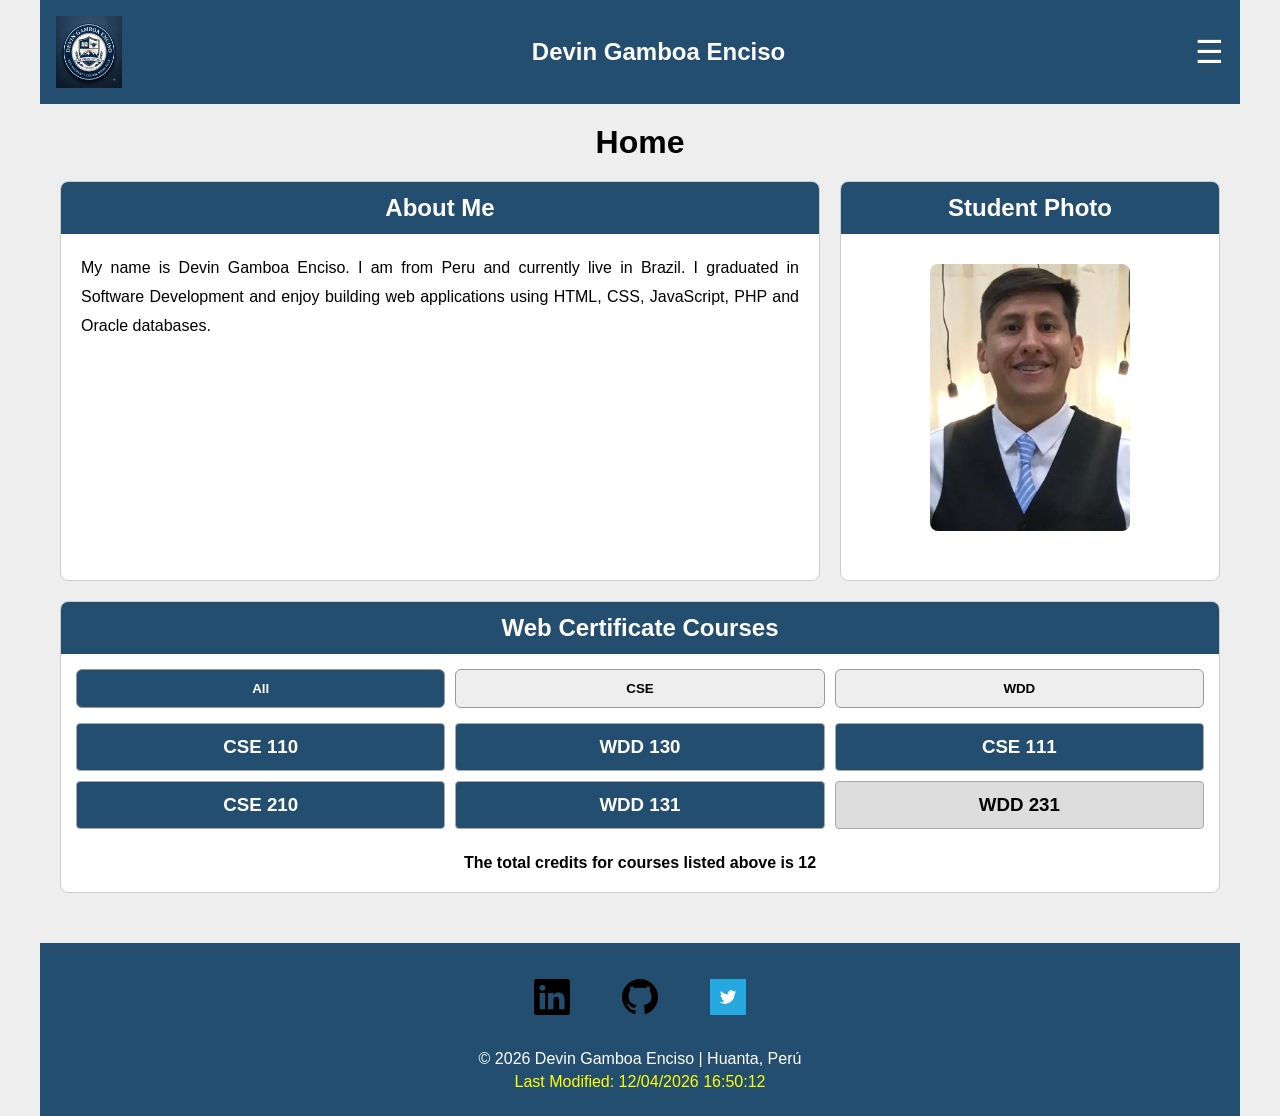
<file: index.html>
<!DOCTYPE html>
<html lang="en">

<head>
    <meta charset="UTF-8">
    <meta name="viewport" content="width=device-width, initial-scale=1.0">
    <meta name="description" content="WDD 231 – Web Frontend Development I - Devin Gamboa Enciso">
    <meta name="author" content="Devin Gamboa Enciso">

    <meta property="og:title" content="Facebook">
    <meta property="og:description" content="Facebook is a popular free social networking service owned by Meta Platforms, founded in 2004 by Mark Zuckerberg. It lets people create profiles, share photos and videos, and connect with friends and family.">
    <meta property="og:url" content="https://www.facebook.com/">
    <meta property="og:locale" content="en_US">
    <meta property="og:image" content="https://upload.wikimedia.org/wikipedia/commons/e/ee/Logo_de_Facebook.png">
    <meta property="og:type" content="website">
    <meta property="og:site_name" content="Facebook">

    <title>WDD 231 – Web Frontend Development I - Devin Gamboa Enciso</title>

    <link rel="stylesheet" href="styles/base.css">
    <link rel="stylesheet" href="styles/base-large.css">

    <script src="scripts/getdates.js" defer></script>
    <script src="scripts/courses.js" defer></script>
    <script src="scripts/navigation.js" defer></script>

    <link rel="preconnect" href="https://fonts.googleapis.com">
    <link rel="preconnect" href="https://fonts.gstatic.com" crossorigin>
    <link href="https://fonts.googleapis.com/css2?family=Roboto:wght@300;400;500;700&display=swap" rel="stylesheet">

    <link rel="icon" href="favicon.ico">
</head>

<body>

    <header>
        <div class="logo-container">
            <img src="images/logo.jpg" alt="Site Logo" width="66" height="72">

            <span class="site-name">
                Devin Gamboa Enciso
            </span>

            <button id="menu" aria-label="Menu">
                ☰
            </button>
        </div>

        <nav>
            <ul class="navigation">
                <li><a href="#">Home</a></li>
                <li><a href="../chamber/directory.html">Chamber Project</a></li>
                <li><a href="#">Final Project</a></li>
            </ul>
        </nav>
    </header>

    <main>

        <h1>Home</h1>

        <section class="card">
            <h2>About Me</h2>

            <div class="about">
                <p>
                    My name is Devin Gamboa Enciso. I am from Peru and currently live in Brazil.
                    I graduated in Software Development and enjoy building web applications
                    using HTML, CSS, JavaScript, PHP and Oracle databases.
                </p>

            </div>
        </section>

        <section class="card">
            <h2>Student Photo</h2>

            <img class="student-photo"
                src="images/devin_photo.webp"
                alt="Devin Gamboa Enciso">
        </section>


        <section class="courses">
            <h2>Web Certificate Courses</h2>

            <div class="buttons">

                <button class="filter-btn active"
                    data-filter="all">
                    All
                </button>

                <button class="filter-btn"
                    data-filter="CSE">
                    CSE
                </button>

                <button class="filter-btn"
                    data-filter="WDD">
                    WDD
                </button>

            </div>

            <div id="course-cards"></div>

            <p id="total-credits"></p>

        </section>

    </main>

    <footer>

        <nav class="socialmedia">

            <a href="https://www.linkedin.com/in/devin-gamboa-enciso-513925237/" target="_blank">
                <img src="images/linkedin.svg" alt="LinkedIn">
            </a>

            <a href="https://github.com/DevinUGE1" target="_blank">
                <img src="images/github.svg" alt="GitHub">
            </a>

            <a href="https://x.com/" target="_blank">
                <img src="images/twitter.png" alt="Twitter">
            </a>

        </nav>

        <p>
            © <span id="currentYear"></span>
            Devin Gamboa Enciso | Huanta, Perú
        </p>

        <p id="lastModified"></p>

    </footer>

</body>

</html>
</file>
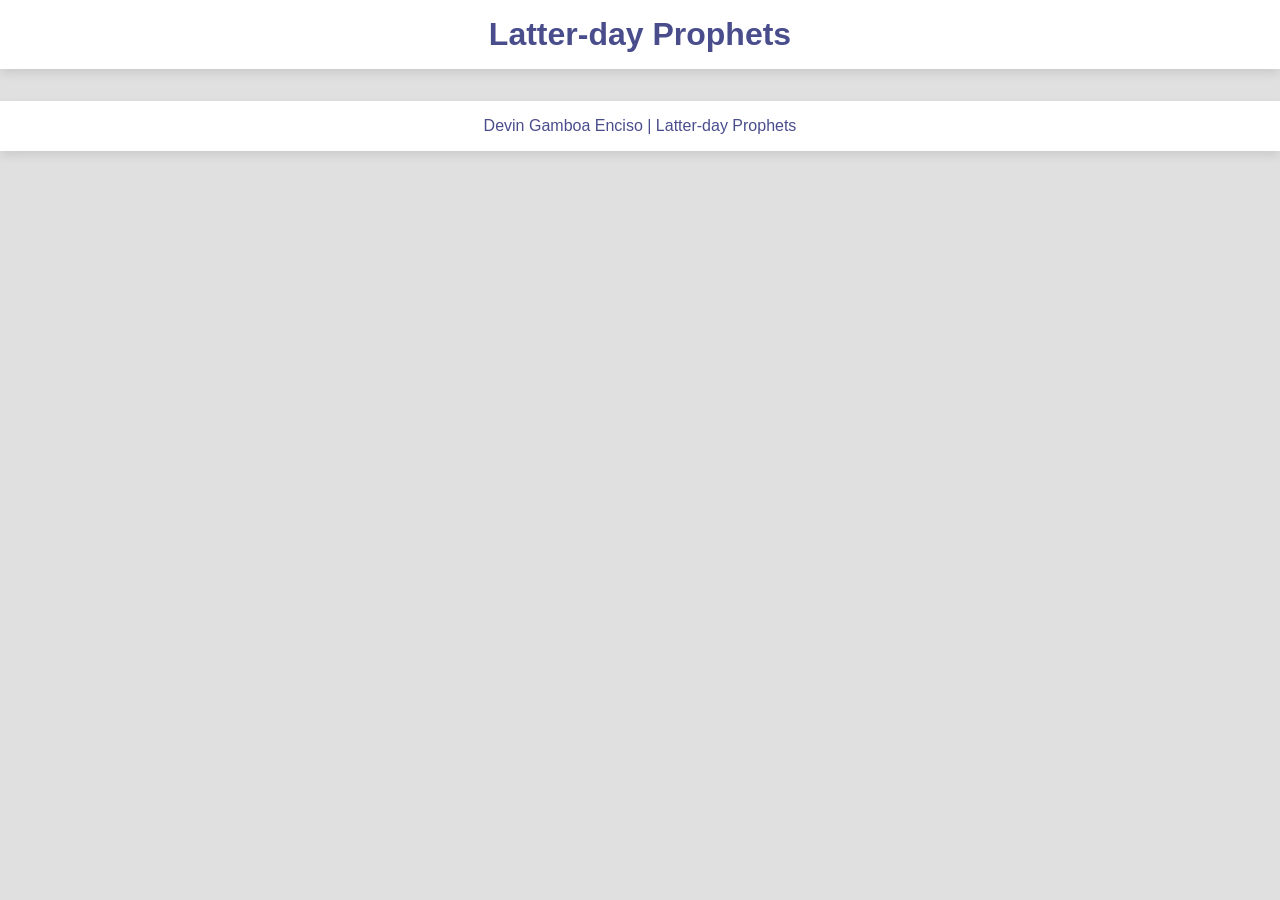
<file: prophets.html>
<!DOCTYPE html>
<html lang="en">

<head>
    <meta charset="UTF-8">
    <meta name="viewport" content="width=device-width, initial-scale=1.0">
    <meta name="description" content="Latter-day Prophets - Devin Gamboa Enciso">
    <meta name="author" content="Devin Gamboa Enciso">

    <title>The Fetch API | Latter-day Prophets</title>
    <link rel="stylesheet" href="styles/prophets.css">

    <script src="scripts/prophets.js" defer></script>

</head>

<body>
    <header>
        <h1>Latter-day Prophets</h1>
    </header>
    <main>
        <div id="cards"></div>
    </main>
    <footer>
        Devin Gamboa Enciso | Latter-day Prophets
    </footer>

</body>

</html>
</file>
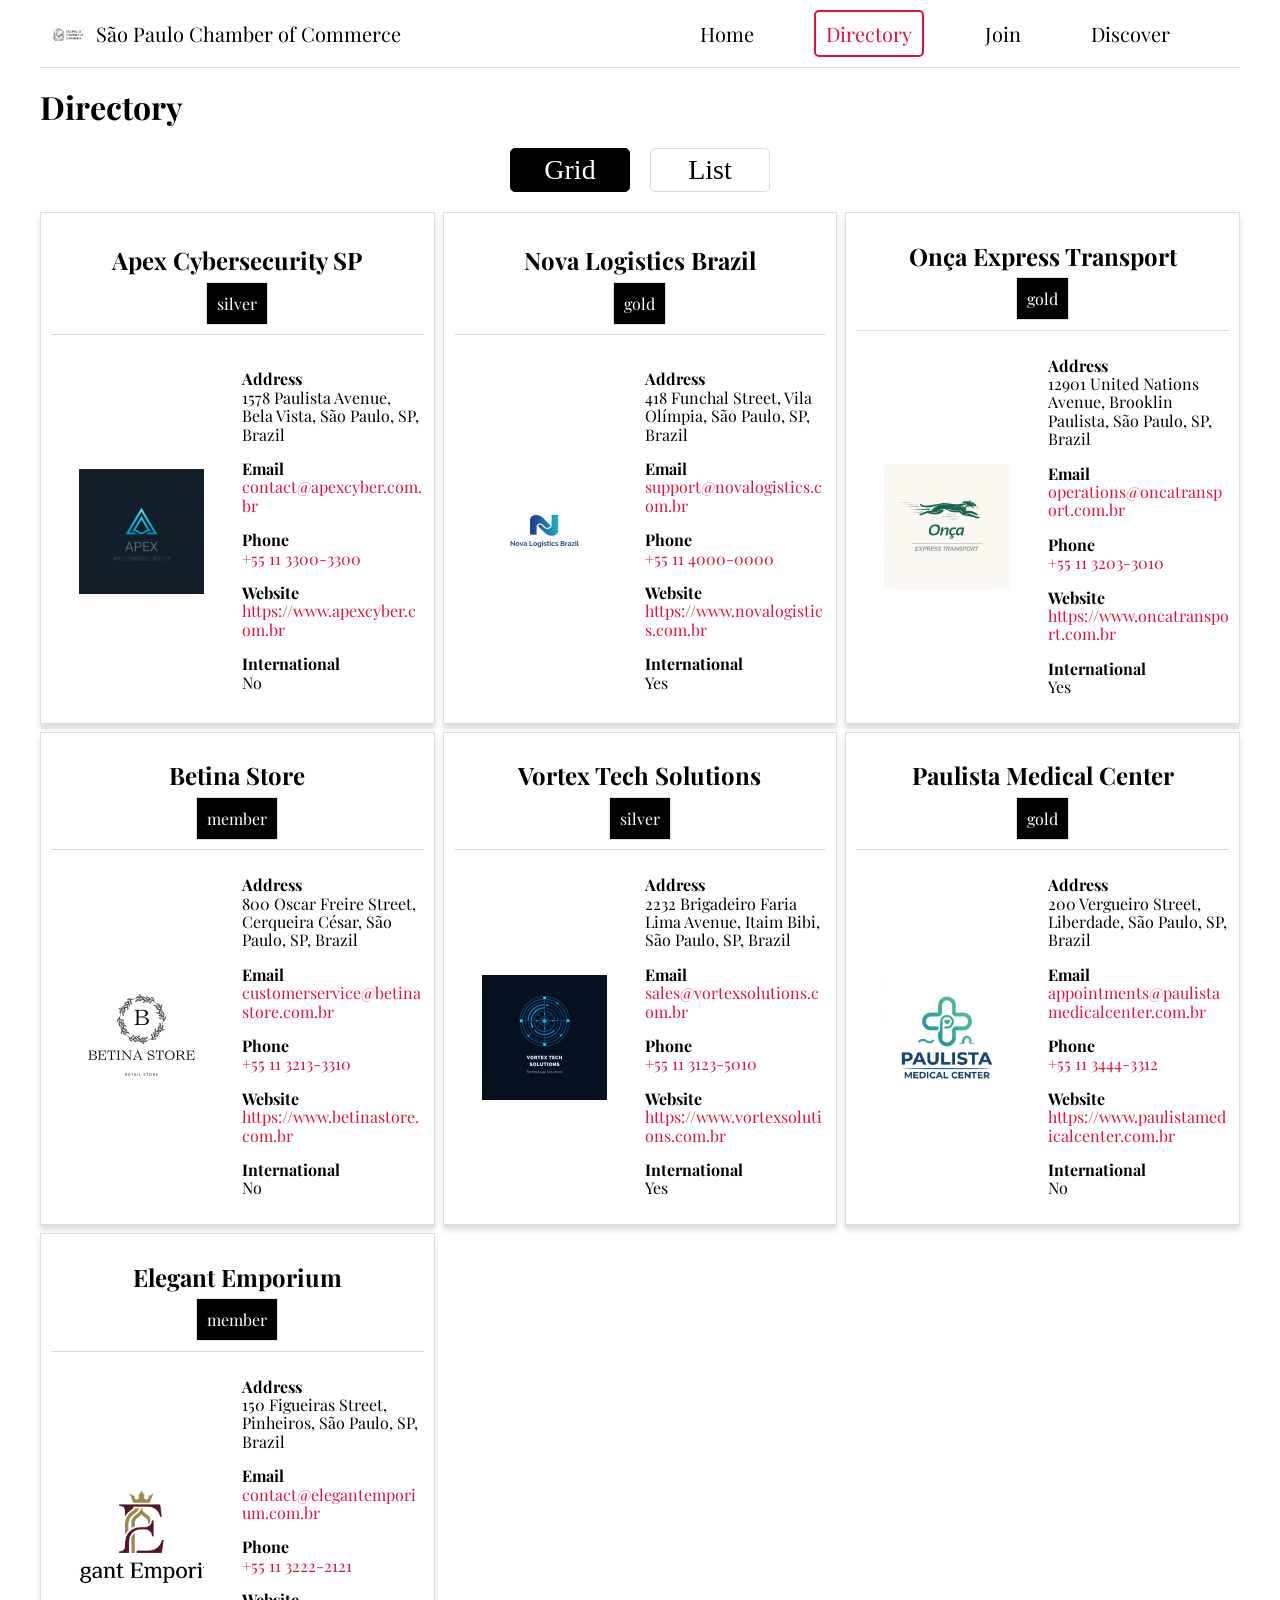
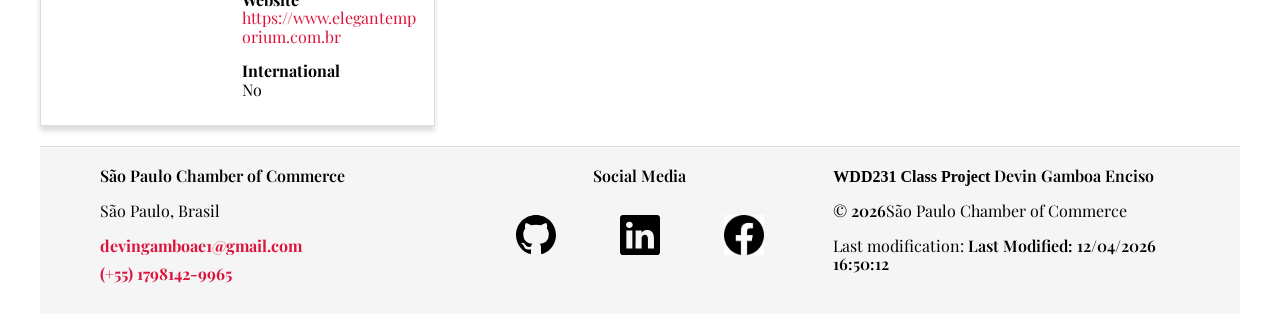
<file: chamber/directory.html>
<!DOCTYPE html>
<html lang="en">
<head>
    <meta charset="UTF-8">
    <meta name="viewport" content="width=device-width, initial-scale=1.0">

    <!--Icon-->
    <link rel="shortcut icon" href="favicon.ico" type="image/x-icon">

    <!--General Metadata--->
    <meta name="author" content="Devin Gamboa Enciso">
    <meta name="description" content="This page provides a list of local business and other organizations that belong to the chamber of commerce">

    <!-- Open Graph (OG) Metadata--->
    <meta property="og:title" content="Directory | São Paulo Chamber of Commerce">
    <meta property="og:description" content="This page provides a list of local business and other organizations that belong to the chamber of commerce">
    <meta property="og:image" content="https://devinuge1.github.io/wdd231/chamber/images/devin_photo.webp">
    <meta property="og:url" content="https://devinuge1.github.io/wdd231/chamber/directory.html">
    <meta property="og:type" content="website">
    <meta property="og:site_name" content="Chamber of Commerce">

    <!-- Twitter (X) Metadata -->
    <meta name="twitter:url" content="https://devinuge1.github.io/wdd231/chamber/directory.html">
    <meta name="twitter:title" content="Directory | São Paulo Chamber of Commmerce">
    <meta name="twitter:description" content="This page provides a list of local business and other organizations that belong to the chamber of commerce">
    <meta name="twitter:image" content="https://devinuge1.github.io/wdd231/chamber/images/devin_photo.webp">
    <meta name="twitter:card" content="summary">

    <!-- Google Fonts -->
    <link rel="preconnect" href="https://fonts.googleapis.com">
    <link rel="preconnect" href="https://fonts.gstatic.com" crossorigin>
    <link href="https://fonts.googleapis.com/css2?family=Google+Sans:ital,opsz,wght@0,17..18,400..700;1,17..18,400..700&family=Playfair+Display:ital@0;1&family=Playwrite+GB+J:ital,wght@0,100..400;1,100..400&display=swap" rel="stylesheet">

    <!--CSS-->
    <link rel="stylesheet" href="./styles/normalize.css">
    <link rel="stylesheet" href="./styles/small.css">
    <link rel="stylesheet" href="./styles/larger.css">

    <!--Scripts-->
    <script src="./scripts/navigation.js" defer></script>
    <script src="./scripts/directory.js" defer></script>
    <script src="./scripts/getdates.js" defer></script>

    <title>Directory | São Paulo Chamber of Commerce</title>
</head>
<body>
    <header>
        <div class="header-title">
            <img src="./images/logo.webp" alt="site logo" width="512" height="512">
            <span>São Paulo Chamber of Commerce</span>
            <button id="nav-button" class="hamburger" aria-label="navigation"></button>
        </div>
        <nav id="nav-bar">
            <ul>
                <li><a href="../index.html">Home</a></li>
                <li class="active"><a href="#">Directory</a></li>
                <li><a href="../join.html">Join</a></li>
                <li><a href="../discover.html">Discover</a></li>
            </ul>
        </nav>
    </header>
    <main>
        <h1>Directory</h1>
        <section class="view-style">
            <button id="gridView" class="active">Grid</button>
            <button id="listView">List</button>
        </section>
        <section id="cards" class="cards-grid"></section>
    </main>
    <footer>
        <div class="contact-information">
            <span>São Paulo Chamber of Commerce</span>
            <p>São Paulo, Brasil</p>
            <a href="mailto:devingamboae1@gmail.com">devingamboae1@gmail.com</a>
            <a href="tel:+5517981429965">(+55) 1798142-9965</a>
        </div>
        <div class="social-media">
            <span>Social Media</span>
            <ul aria-label="social media links">
                <li>
                    <a href="https://github.com/DevinUGE1">
                        <img src="./images/github.svg" alt="github logo" width="32" height="32">
                    </a>
                </li>
                <li>
                    <a href="https://www.linkedin.com/in/devin-gamboa-enciso-513925237/">
                        <img src="./images/linkedin.svg" alt="linkedin logo" width="32" height="32">
                    </a>
                </li>
                <li>
                    <a href="https://www.facebook.com/DevinU">
                        <img src="./images/facebook.webp" alt="facebook logo" width="32" height="32">
                    </a>
                </li>
            </ul>
        </div>
        <div class="class-information">
            <strong>WDD231 Class Project</strong>
            <span>Devin Gamboa Enciso</span>
            <p>&copy; <span id="currentYear"></span>São Paulo Chamber of Commerce</p>
            <p>Last modification: <span id="lastModified"></span></p>
        </div>
    </footer>
</body>
</html>
</file>
<file: styles/base.css>
/*W01 Assignment: Course Home Page by Devin Gamboa Enciso*/
* {
    margin: 0;
    padding: 0;
    box-sizing: border-box;
}

body {
    font-family: Arial, Helvetica, sans-serif;
    background-color: #eee;
    max-width: 1200px;
    margin: 0 auto;
}

/* HEADER */

header {
    background-color: #234e70;
    color: white;
}

.logo-container {
    display: flex;
    justify-content: space-between;
    align-items: center;
    padding: 1rem;
}

.logo-container span {
    font-size: 1.5rem;
    font-weight: bold;
}

#menu {
    font-size: 2rem;
    background: none;
    border: none;
    color: white;
    cursor: pointer;
}

.navigation {
    display: none;
    flex-direction: column;
    list-style: none;
}

.navigation.open {
    display: flex;
}

nav {
    background-color: #333;
}

nav a {
    display: block;
    padding: 1rem;
    color: white;
    text-decoration: none;
    text-align: center;
    transition: background-color .3s;
}

nav a:hover {
    background-color: #555;
}

/* MAIN */

main {
    display: grid;
    grid-template-columns: 2fr 1fr;
    gap: 20px;
    padding: 20px;
    align-items: start;
}

main h1 {
    grid-column: 1 / -1;
    text-align: center;
    font-size: 2rem;
}

.courses {
    grid-column: 1 / -1;
}

/* CARDS */
.card {
    min-height: 400px;
}

.card,
.courses {
    background: white;
    border: 1px solid #ccc;
    border-radius: 8px;
    overflow: hidden;
}

.card h2,
.courses h2 {
    background-color: #234e70;
    color: white;
    text-align: center;
    padding: .75rem;
}

/* ABOUT */

.about {
    padding: 20px;
}

.about p {
    line-height: 1.8;
    text-align: justify;
}

/* STUDENT PHOTO */

.student-photo {
    display: block;
    width: 200px;
    max-width: 90%;
    margin: 30px auto;
    border-radius: 8px;
}

/* COURSE BUTTONS */

.buttons {
    display: grid;
    grid-template-columns: repeat(3, 1fr);
    gap: 10px;
    padding: 15px;
}

.buttons button {
    padding: .7rem;
    border: 1px solid #999;
    background: #eee;
    border-radius: 6px;
    cursor: pointer;
    font-weight: bold;
    transition: .3s;
}

.buttons button:hover,
.buttons button.active {
    background: #234e70;
    color: white;
}

/* COURSE CARDS */

#course-cards {
    display: grid;
    grid-template-columns: repeat(3, 1fr);
    gap: 10px;
    padding: 0 15px 15px;
}

.course-card {
    border: 1px solid #aaa;
    border-radius: 4px;
    padding: .75rem;
    text-align: center;
    background: #ddd;
    font-weight: bold;
}

.course-card.completed {
    background: #234e70;
    color: white;
}

.course-title {
    font-size: .9rem;
    margin-top: .4rem;
}

.course-credits {
    font-size: .85rem;
    margin-top: .3rem;
}

#total-credits {
    text-align: center;
    font-weight: bold;
    padding: 10px 20px 20px;
}

/* FOOTER */

footer {
    background-color: #234e70;
    color: white;
    text-align: center;
    padding: 20px;
    margin-top: 30px;
}

.socialmedia {
    display: flex;
    justify-content: center;
    gap: 20px;
    background: transparent;
    margin-bottom: 15px;
}

.socialmedia img {
    width: 36px;
    height: 36px;
    transition: transform .2s;
}

.socialmedia img:hover {
    transform: scale(1.1);
}

footer p {
    margin: 5px 0;
}

#lastModified {
    color: yellow;
}

/* MOBILE */

@media (max-width: 767px) {

    .buttons {
        grid-template-columns: 1fr;
    }

    #course-cards {
        grid-template-columns: 1fr;
    }
}
</file>
<file: styles/base-large.css>
/*W01 Assignment: Course Home Page by Devin Gamboa Enciso*/
@media (max-width: 767px) {

    main {
        grid-template-columns: 1fr;
    }

    main h1,
    .courses {
        grid-column: auto;
    }

    .buttons {
        grid-template-columns: 1fr;
    }

    #course-cards {
        grid-template-columns: 1fr;
    }
}
</file>
<file: styles/prophets.css>
/*W02 Learning Activity: The Fetch API by Devin Gamboa Enciso*/
body {
    font-family: Arial, sans-serif;
    margin: 0;
    padding: 0;
    background-color: #e0e0e0; 
    color: #111;
}

header, footer {
    background-color: white; 
    color: #4a4d8c; 
    text-align: center;
    padding: 1rem;
    box-shadow: 0 4px 10px rgba(0,0,0,0.1);
}

header h1 {
    margin: 0;
    font-size: 2rem;
}

main {
    padding: 1rem;
}

#cards {
    display: grid;
    grid-template-columns: repeat(auto-fit, minmax(320px, 1fr));
    gap: 0.5rem;
}

section {
    background-color: #b8bcd8; 
    border: 1px solid #4a4d8c; 
    padding: 1.5rem;
    text-align: center;
    display: flex;
    flex-direction: column;
    align-items: center;
}

section h2 {
    margin: 0;
    color: #4a4d8c; 
    font-size: 1.5rem;
}

section p {
    margin: 0.2rem 0;
    color: #111;
    font-size: 0.9rem;
}

section img {
    height: 200px;
    width: auto;
    margin-top: 1rem;
    box-shadow: 0 0 20px rgba(0,0,0,0.6);
}
</file>
<file: chamber/styles/small.css>
body{
    margin: 0 20px;
}

/** USING GOOGLE FONT Playfair Display IN ALL THE TEXT ELEMENTS **/
h1,h2,h3,p,li,a,span{
  font-family: "Playfair Display", serif;
  font-optical-sizing: auto;
  font-style: normal;
}


/** HEADER **/
header{
    padding-top: 10px;
    display: grid;
    grid-template-columns: repeat(1,1fr);
    align-items: center;
    justify-content: center;
    border-bottom: 1px solid #ddd;
}

.header-title{
    padding: 15px;
    font-size: 18px;
    display: flex;
    flex-direction: row;
    align-items: center;
    justify-content: space-between;  
    gap: 10px;
}

.header-title img{
    width: 36px;
    height: auto;
}

nav{
   border-top: 1px solid #ddd;
   margin-top: 10px;
   width: 100%; 
}

nav ul{
    font-size: 18px;
    list-style: none;
    margin-block: 0px;
    padding-inline-start: 0px;
}

nav ul li{
    padding: 10px;
    text-align: center;
    margin-bottom: 10px;
}

nav ul li.active{
    border: 2px solid crimson;
    border-radius: 5px;
}


nav ul li a{
    text-decoration: none;
    color: black;
    display: block;
    width: 100%;
}

nav ul li.active a{
    color: crimson;
}

/** BACKGROUND COLOR FOR HOVER **/
nav ul li:hover{
    cursor: pointer;
    background-color: whitesmoke;
}


#nav-bar{
    display: none;
}

#nav-bar.show{
    display: block;
}

/** HAMBURGER BUTTON**/
.hamburger{
    background: none;
    border:none;
    color:#3D405B;
    cursor:pointer;
    touch-action: manipulation;

    min-width: 44px;
    min-height: 44px;
    padding: 8px;

    display: inline-flex;
    align-items: center;
    justify-content: center;

    -webkit-tap-highlight-color: transparent;
    user-select: none;
}

.hamburger::after{
    content:"\2630";
    font-size:2rem;
    line-height: 1;
}

.hamburger.show::after{
    content:"\00D7";
}


/** View Style **/
.view-style{
    width: 100%;
    display: flex;
    flex-direction: row;
    align-items: center;
    justify-content: center;
    gap: 20px;
    margin: 20px 0;
}

.view-style > button{
    border: 1px solid #ddd;
    border-radius: 5px;
    background-color: transparent;
    font-size: 28px;
    padding: 5px;
    min-width: 120px;
}

.view-style > button:hover{
    cursor: pointer;
    background-color: whitesmoke;
}

.view-style > button.active{
    border-color: black;
    background-color: black;
    color: white;
}

/** VIEW STYLES **/
.cards-grid{
    display: grid;
    grid-template-columns: repeat(auto-fit, minmax(320px,1fr));
    grid-gap: 0.5rem; 
    gap: 0.5rem; /** For browsers where grid-gap is not supported **/
}

.cards-list{
    display: block;
}

.cards-list > .card{
    margin: 20px 0;
}

.card{
    border: 1px solid #ddd;
    box-shadow: 0 5px 5px #ddd;
    width: auto;
    min-width: 320px;
    height: auto;
    display: grid;
    grid-template-columns: repeat(2,minmax(0,1fr));
    align-items: center;
    justify-content: center;
    grid-gap: 10px;
    gap: 10px; /** For browsers where grid-gap is not supported **/
    padding: 10px;
    box-sizing: border-box;
}

.card > .card-header{
    padding-bottom: 20px;
    border-bottom: 1px solid #ddd;
    grid-column: span 2;
    width: 100%;
    text-align: center;
}

.card-header > .membership-member,
.card-header > .membership-silver,
.card-header > .membership-gold {
    text-align:center;
    padding: 10px;
    border: 1px solid #ddd;
    background-color: black;
    color: white;
}

.card > .card-image{
    display: inline-flex;
    align-items: center;
    justify-content: center;
}


.card-image > img{
    width: 125px;
    height: 125px;
    object-fit: cover;
}

.card > .card-content{
    display: block;
    box-sizing: border-box;
    width: 100%;
}

.card-content > p{
    display: flex;
    flex-direction: column;
    flex-wrap: nowrap;
    overflow-wrap:break-word;
}

.card-content > p > a{
    text-decoration: none;
    color:crimson;
}

/** Hero Image **/
.hero {
  position: relative;
  width: 100%;
  overflow: hidden; 
}

.hero > picture {
  display: block;
  width: 100%;
}

#hero-image {
  display: block;
  width: 100%;
  height: auto;
  object-fit: cover;
}

.hero-contentainer {
  position: absolute;
  top: 0;
  left: 0;
  width: 100%;
  height: 100%;
  
  display: flex;
  align-items: center;
  justify-content: center;
  padding: 1rem; 
  box-sizing: border-box;
}

.hero-contentainer > .hero-content {
  width: 100%;
  max-width: 600px; 
  padding: 1.5rem;
  box-sizing: border-box;
  
  background-color: rgba(255, 255, 255, 0.9); 
  border-radius: 8px;

  display: flex;
  flex-direction: column;
  align-items: center;
  text-align: center;
  gap: 1rem;
}

.hero-content > h2 {
  font-size: 1.8rem;
  color: #111827;
  margin: 0;
}

.hero-content > a {
  font-size: 1.1rem;
  font-weight: bold;
  text-decoration: none;
  background-color: #0056b3;
  color: #ffffff;
  padding: 10px 24px;
  border-radius: 5px;
  display: inline-block;
}

.hero-content > a:hover {
  background-color: #003d80;
}


/** Footer **/
footer{
    margin-top: 20px;
    display: grid;
    grid-template-columns: repeat(1, 1fr);
    padding: 15px;
    border-top: 1px solid #ddd;
    background-color: whitesmoke;
    gap: 20px;
}

footer div{
    text-align: start;
}

footer div span{
    font-weight: 600;
}

.contact-information a{
    margin: 10px 0;
    display: block;
    text-decoration: none;
    color: crimson;
    font-weight: bold;
}

.social-media {
        display: flex;
        flex-direction: column;
        gap: 30px;
}

.social-media ul{
    margin-top: 20px;
    font-size: 18px;
    list-style: none;
    margin-block: 0px;
    padding-inline-start: 0px;
    display: flex;
    flex-direction: row;
    align-items: center;
    justify-content: space-evenly;
    text-align: center;
    gap: 15px;
}

.social-media ul li a{
    color: black;
    text-decoration: none;
    display: flex;
    flex-direction: column;
    align-items: center;
    justify-content: center;
    text-align: center;
    gap: 10px;
}

.social-media ul li a img{
    width: 40px;
    height: auto;
}
</file>
<file: chamber/styles/larger.css>
@media only screen and (min-width:48rem){

    body{
        margin: 0 40px;
    }

    /** HEADER **/
    header{
        padding: 10px;
        grid-template-columns: repeat(2, 1fr);
    }
    
    .header-title{
        padding: 0px;
        font-size: 20px;
        justify-content: start; 
    }

    .hamburger{
        display: none;
    }
    
    nav{
        border-top: 0px;
        margin-top: 0px;
    }

    nav ul{
        font-size: 20px;
        display: flex;
        flex-direction: row;
        align-items: center;
        justify-content: space-evenly;
    }

    nav ul li{
        margin-bottom: 0;
    }

    nav ul li a{
        width: auto;
    }

    #nav-bar, #nav-bar.show{
        display: block;
    }

    /** FOOTER **/
    footer{
        padding: 20px 60px;
        grid-template-columns: repeat(3, 1fr);
    }

    .social-media {
        display: flex;
        flex-direction: column;
        gap: 30px;
    }

    footer div span{
        text-align: center;
    }


}
</file>
